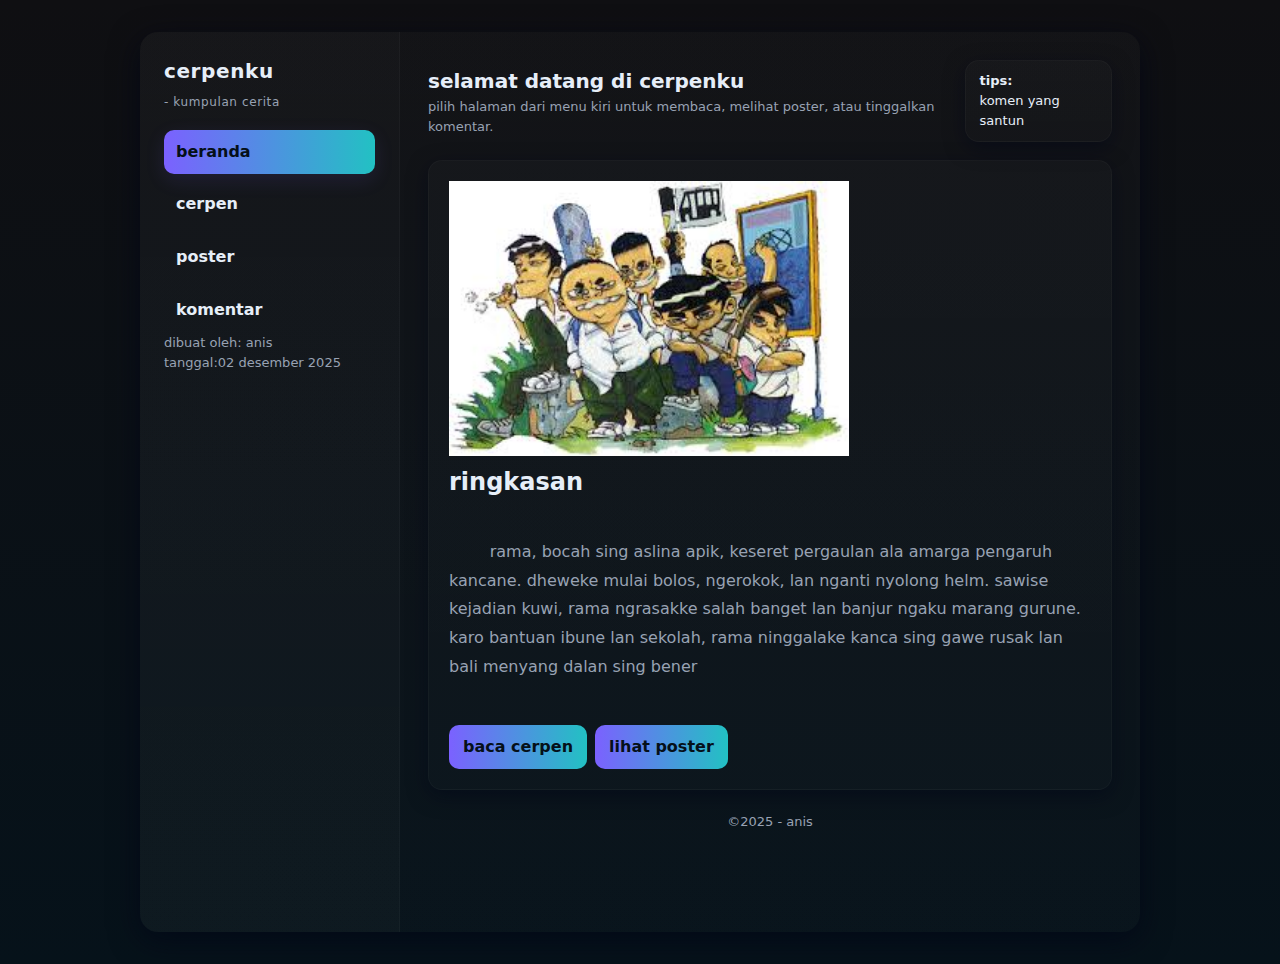
<file: index.html>
<!doctype html>
<html lang="id">
<head>
  <meta charset="utf-8" />
  <meta name="viewport" content="width=device-width,initial-scale=1" />
  <title>cerpenku - beranda</title>
  <link rel="stylesheet" href="styles.css">
</head>
<body>
<div class="site">
  <aside class="sidebar">
    <div class="brand">
      cerpenku <span class="muted">- kumpulan cerita</span>
    </div>

    <nav class="nav">
      <a href="index.html" class="active">beranda</a>
      <a href="cerpen.html">cerpen</a>
      <a href="poster.html">poster</a>
      <a href="komentar.html">komentar</a>
    </nav>

    <div style="margin-top:auto;color:var(--muted);font-size:13px">
      dibuat oleh: anis<br>
      tanggal:02 desember 2025
    </div>
  </aside>

  <main class="main">
    <div class="header">
      <div>
        <h1>selamat datang di cerpenku</h1>
        <p>pilih halaman dari menu kiri untuk membaca, melihat poster, atau tinggalkan komentar.</p>
      </div>
      <div class="card" style="padding:10px 14px;font-size:13px">
        <strong>tips:</strong><br>
        komen yang santun
      </div>
    </div>

    <section class="card">
      <div>
        <img src="cover.jpg" width="400px">
      </div>
      <h2 style="margin-bottom:8px">ringkasan</h2>
      <p class="cerpen-body" style="color:var(--muted)">
        rama, bocah sing aslina apik, keseret pergaulan ala amarga pengaruh kancane. dheweke mulai bolos, ngerokok, lan nganti nyolong helm. sawise kejadian kuwi, rama ngrasakke salah banget lan banjur ngaku marang gurune. karo bantuan ibune lan sekolah, rama ninggalake kanca sing gawe rusak lan bali menyang dalan sing bener
      </p>
      <div style="margin-top:14px;display:flex;gap:8px">
        <a class="btn" href="cerpen.html">baca cerpen</a>
        <a class="btn" href="poster.html">lihat poster</a>
      </div>
    </section>

    <div class="footer">©2025 - anis</div>
  </main>
</div>
</body>
</html>
</file>
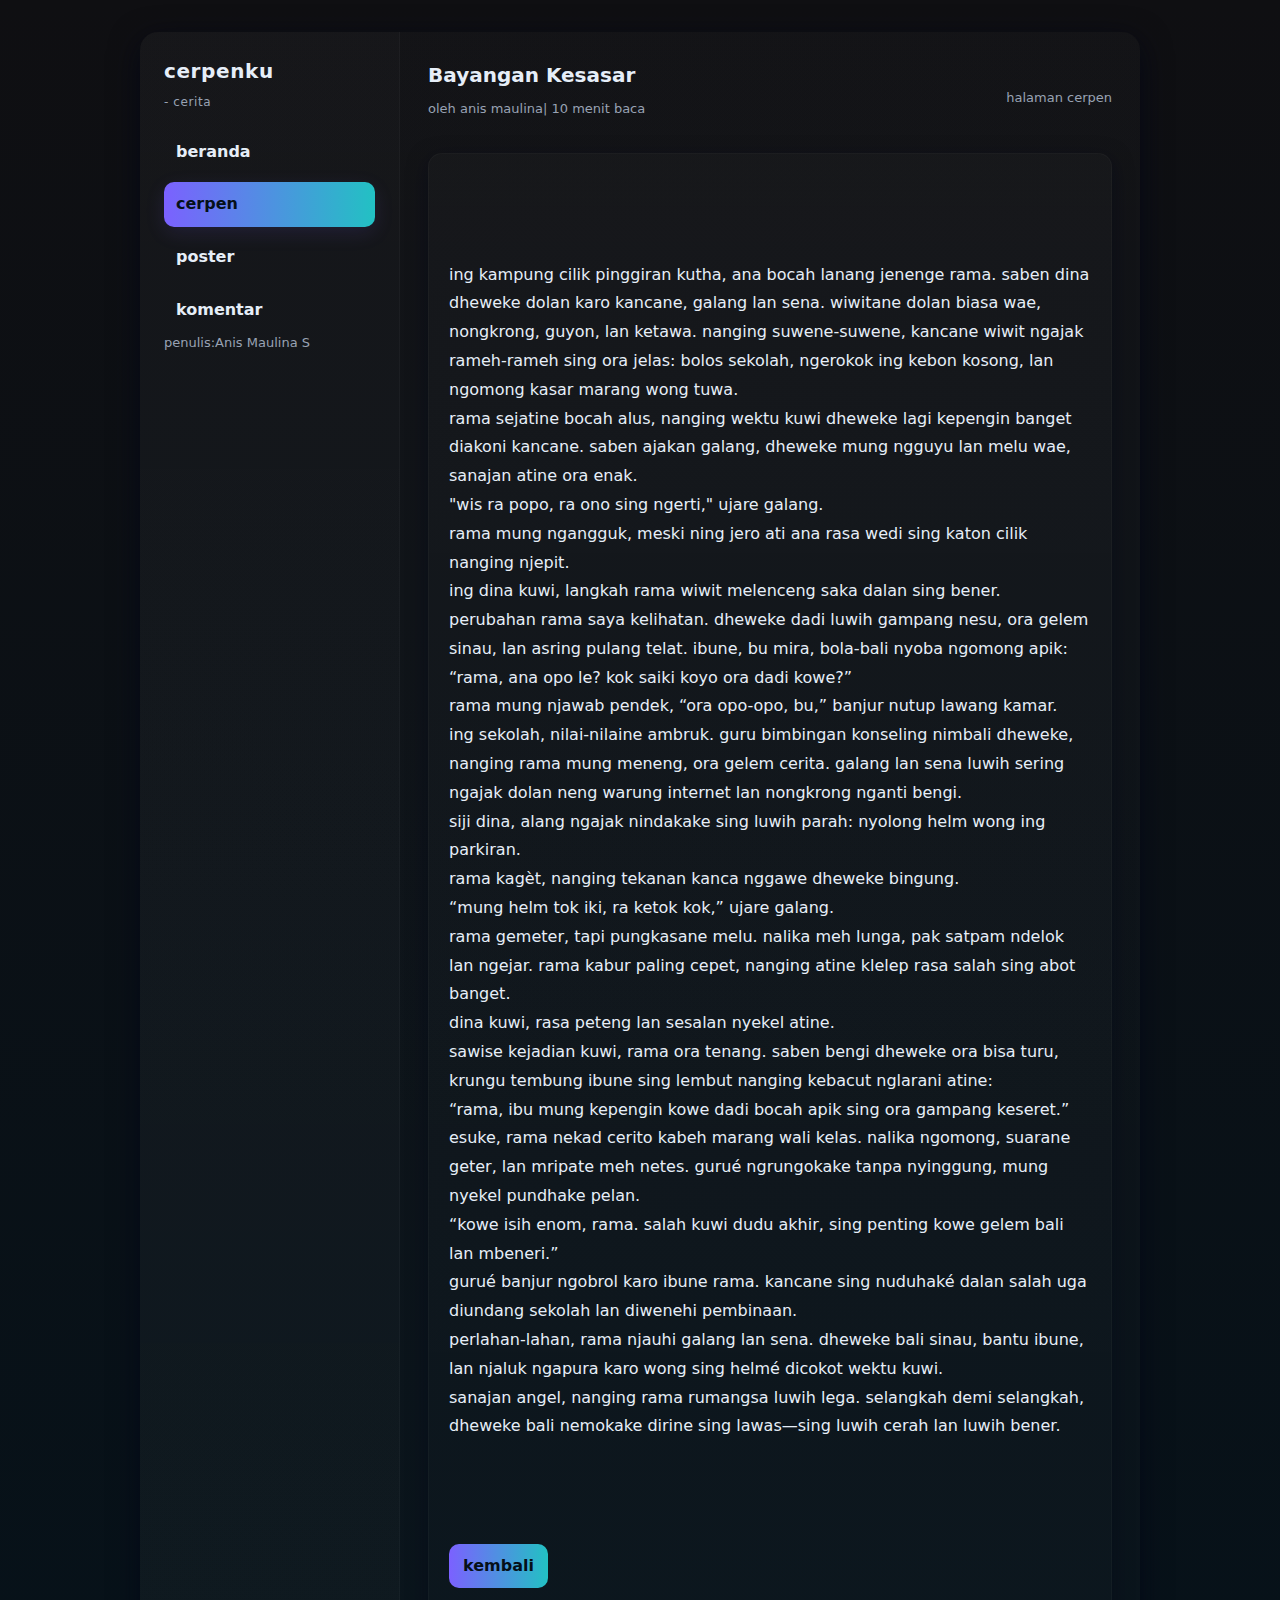
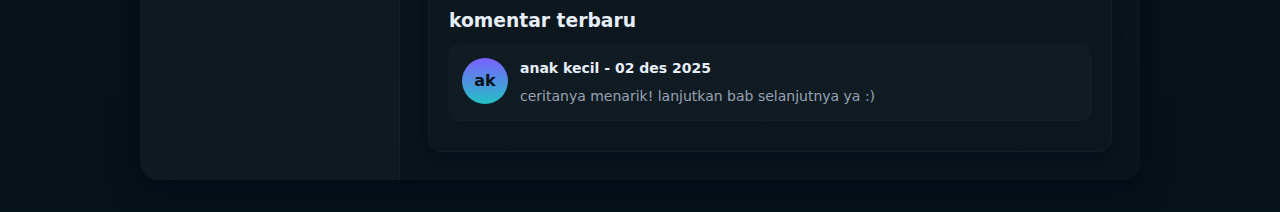
<file: cerpen.html>
<!doctype html>
<html lang="id">
<head>
  <meta charset="utf-8" />
  <meta name="viewport" content="width=device-width,initial-scale=1" />
  <title>cerpen</title>
  <link rel="stylesheet" href="styles.css">
</head>
<body>
<div class="site">
  <aside class="sidebar">
    <div class="brand">cerpenku <span class="muted">- cerita</span></div>
    <nav class="nav">
      <a href="index.html">beranda</a>
      <a href="cerpen.html" class="active">cerpen</a>
      <a href="poster.html">poster</a>
      <a href="komentar.html">komentar</a>
    </nav>
    <div style="margin-top:auto;color:var(--muted);font-size:13px">
      penulis:Anis Maulina S
    </div>
  </aside>

  <main class="main">
    <div class="header">
      <div>
        <h1 class="cerpen-title">Bayangan Kesasar</h1>
        <div class="cerpen-meta">oleh anis maulina| 10 menit baca</div>
      </div>
      <div style="color:var(--muted);font-size:13px">halaman cerpen</div>
    </div>

    <article class="card">
      <div class="cerpen-body">
        <P>
ing kampung cilik pinggiran kutha, ana bocah lanang jenenge rama. saben dina dheweke dolan karo kancane, galang lan sena. wiwitane dolan biasa wae, nongkrong, guyon, lan ketawa. nanging suwene-suwene, kancane wiwit ngajak rameh-rameh sing ora jelas: bolos sekolah, ngerokok ing kebon kosong, lan ngomong kasar marang wong tuwa.
rama sejatine bocah alus, nanging wektu kuwi dheweke lagi kepengin banget diakoni kancane. saben ajakan galang, dheweke mung ngguyu lan melu wae, sanajan atine ora enak.
"wis ra popo, ra ono sing ngerti," ujare galang.
rama mung ngangguk, meski ning jero ati ana rasa wedi sing katon cilik nanging njepit.
ing dina kuwi, langkah rama wiwit melenceng saka dalan sing bener.
perubahan rama saya kelihatan. dheweke dadi luwih gampang nesu, ora gelem sinau, lan asring pulang telat. ibune, bu mira, bola-bali nyoba ngomong apik:
“rama, ana opo le? kok saiki koyo ora dadi kowe?”
rama mung njawab pendek, “ora opo-opo, bu,” banjur nutup lawang kamar.
ing sekolah, nilai-nilaine ambruk. guru bimbingan konseling nimbali dheweke, nanging rama mung meneng, ora gelem cerita. galang lan sena luwih sering ngajak dolan neng warung internet lan nongkrong nganti bengi.
siji dina, alang ngajak nindakake sing luwih parah: nyolong helm wong ing parkiran.
rama kagèt, nanging tekanan kanca nggawe dheweke bingung.
“mung helm tok iki, ra ketok kok,” ujare galang.
rama gemeter, tapi pungkasane melu. nalika meh lunga, pak satpam ndelok lan ngejar. rama kabur paling cepet, nanging atine klelep rasa salah sing abot banget.
dina kuwi, rasa peteng lan sesalan nyekel atine.
sawise kejadian kuwi, rama ora tenang. saben bengi dheweke ora bisa turu, krungu tembung ibune sing lembut nanging kebacut nglarani atine:
“rama, ibu mung kepengin kowe dadi bocah apik sing ora gampang keseret.”
esuke, rama nekad cerito kabeh marang wali kelas. nalika ngomong, suarane geter, lan mripate meh netes. gurué ngrungokake tanpa nyinggung, mung nyekel pundhake pelan.
“kowe isih enom, rama. salah kuwi dudu akhir, sing penting kowe gelem bali lan mbeneri.”
gurué banjur ngobrol karo ibune rama. kancane sing nuduhaké dalan salah uga diundang sekolah lan diwenehi pembinaan.
perlahan-lahan, rama njauhi galang lan sena. dheweke bali sinau, bantu ibune, lan njaluk ngapura karo wong sing helmé dicokot wektu kuwi.
sanajan angel, nanging rama rumangsa luwih lega. selangkah demi selangkah, dheweke bali nemokake dirine sing lawas—sing luwih cerah lan luwih bener.
        </P>
      </div>

      <div style="margin-top:16px;display:flex;gap:8px">
        <a class="btn" href="index.html">kembali</a>
      </div>

      <div class="comments" style="margin-top:18px">
        <h3 style="margin-bottom:10px">komentar terbaru</h3>

        <div class="comment">
          <div class="avatar">ak</div>
          <div>
            <div class="meta">anak kecil - 02 des 2025</div>
            <div class="text">ceritanya menarik! lanjutkan bab selanjutnya ya :)</div>
          </div>
        </div>

      </div>
    </article>
  </main>
</div>
</body>
</html>
</file>
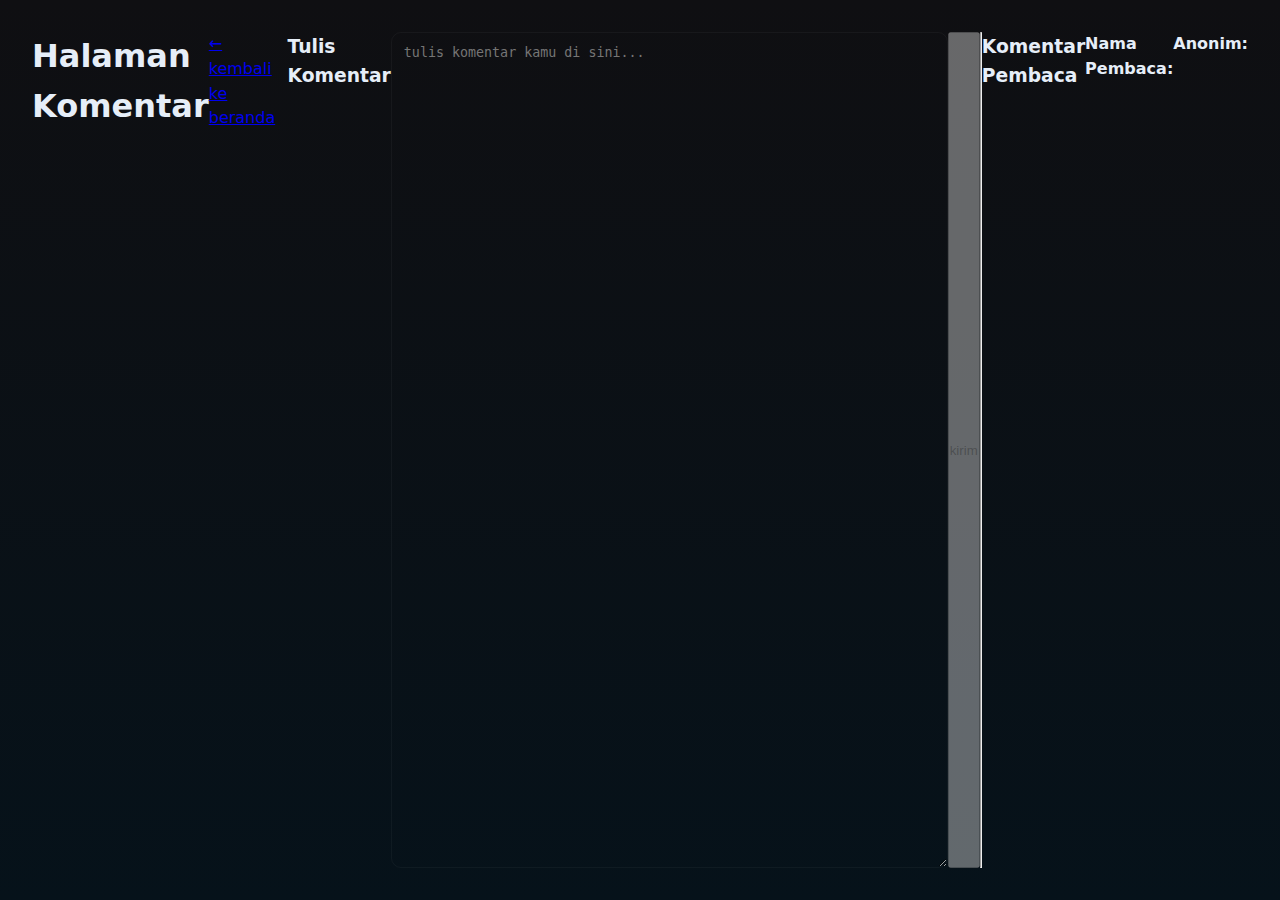
<file: komentar.html>
<!doctype html>
<html lang="id">
<head>
  <meta charset="utf-8">
  <meta name="viewport" content="width=device-width, initial-scale=1">
  <title>Halaman Komentar</title>
<link rel="stylesheet" href="styles.css">
</head>
<body>
  <h1>Halaman Komentar</h1>
  <p>
    <a href="index.html">← kembali ke beranda</a>
  </p>
  <h3>Tulis Komentar</h3>
  <textarea rows="6" cols="50" placeholder="tulis komentar kamu di sini..."></textarea>
  <p></p>
    <button disabled>kirim</button>
  </p>
  <hr>
  <h3>Komentar Pembaca</h3>
  <p><b>Nama Pembaca:</b></p>
  <p><b>Anonim:</b></p>

</body>
</html>
</file>
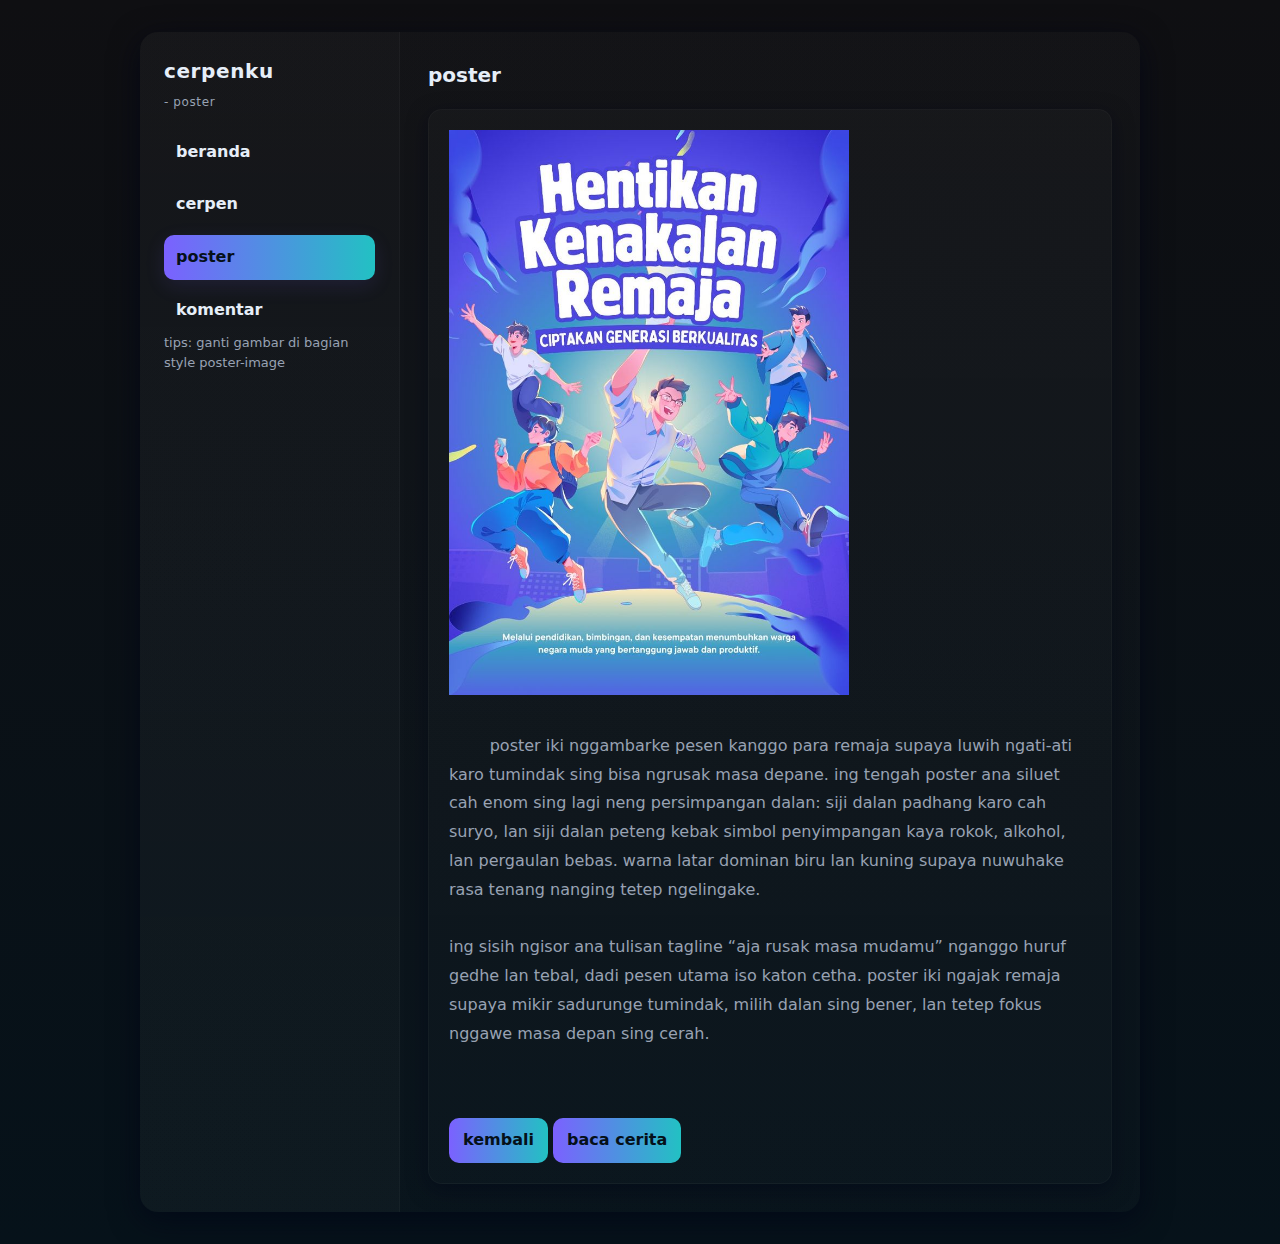
<file: poster.html>
<!doctype html>
<html lang="id">
<head>
  <meta charset="utf-8" />
  <meta name="viewport" content="width=device-width,initial-scale=1" />
  <title>poster</title>
  <link rel="stylesheet" href="styles.css">
</head>
<body>
<div class="site">
  <aside class="sidebar">
    <div class="brand">cerpenku <span class="muted">- poster</span></div>
    <nav class="nav">
      <a href="index.html">beranda</a>
      <a href="cerpen.html">cerpen</a>
      <a href="poster.html" class="active">poster</a>
      <a href="komentar.html">komentar</a>
    </nav>
    <div style="margin-top:auto;color:var(--muted);font-size:13px">
      tips: ganti gambar di bagian style poster-image
    </div>
  </aside>

  <main class="main">
    <div class="header">
      <div>
        <h1>poster</h1>
        <p class="muted"></p>
      </div>
    </div>

    <section class="card">
      <div>
        <img src="gambar.jpg" width="400px">
      </div>
      <p class="cerpen-body" style="color:var(--muted)">
        poster iki nggambarke pesen kanggo para remaja supaya luwih ngati-ati karo tumindak sing bisa ngrusak masa depane. ing tengah poster ana siluet cah enom sing lagi neng persimpangan dalan: siji dalan padhang karo cah suryo, lan siji dalan peteng kebak simbol penyimpangan kaya rokok, alkohol, lan pergaulan bebas. warna latar dominan biru lan kuning supaya nuwuhake rasa tenang nanging tetep ngelingake.

ing sisih ngisor ana tulisan tagline “aja rusak masa mudamu” nganggo huruf gedhe lan tebal, dadi pesen utama iso katon cetha. poster iki ngajak remaja supaya mikir sadurunge tumindak, milih dalan sing bener, lan tetep fokus nggawe masa depan sing cerah.
        
      </p>

      <div style="margin-top:12px">
        <a class="btn" href="index.html">kembali</a>
        <a class="btn" href="cerpen.html">baca cerita</a>
      </div>
    </section>
  </main>
</div>
</body>
</html>
</file>
<file: styles.css>
:root{
  --bg:#0f0f12;
  --card:#0f1720;
  --muted:#98a2b3;
  --accent:#7b61ff;
  --accent-2:#22c1c3;
  --text:#e6eef8;
  --glass: rgba(255,255,255,0.03);
  --radius:14px;
  --maxwidth:1000px;
}

*{box-sizing:border-box;margin:0;padding:0}
html,body{min-height:100vh}
body{
  font-family: "Inter", system-ui, -apple-system, "Segoe UI", Roboto, "Helvetica Neue", Arial;
  background: linear-gradient(180deg,var(--bg) 0%, #06121a 100%);
  color:var(--text);
  -webkit-font-smoothing:antialiased;
  -moz-osx-font-smoothing:grayscale;
  line-height:1.55;
  padding:32px;
  display:flex;
  justify-content:center;
}

.site{
  width:100%;
  max-width:var(--maxwidth);
  background:linear-gradient(180deg, rgba(255,255,255,0.02), rgba(255,255,255,0.01));
  border-radius:18px;
  box-shadow: 0 8px 30px rgba(2,6,23,0.7);
  overflow:hidden;
  display:grid;
  grid-template-columns:260px 1fr;
  min-height:100vh;
}

.sidebar{
  background:linear-gradient(180deg, rgba(255,255,255,0.01), rgba(255,255,255,0.02));
  padding:24px;
  border-right:1px solid rgba(255,255,255,0.03);
}
.brand{
  font-weight:700;
  letter-spacing:0.6px;
  font-size:20px;
  margin-bottom:18px;
}
.brand .muted{display:block;font-weight:400;font-size:12px;color:var(--muted);margin-top:6px}
.nav{
  margin-top:18px;
  display:flex;
  flex-direction:column;
  gap:8px;
}
.nav a{
  text-decoration:none;
  color:var(--text);
  padding:10px 12px;
  border-radius:10px;
  display:block;
  font-weight:600;
  transition:all .18s ease;
}
.nav a:hover{transform:translateX(6px); background:var(--glass)}
.nav a.active{background:linear-gradient(90deg,var(--accent),var(--accent-2)); color:#051019; box-shadow:0 6px 20px rgba(123,97,255,0.12)}

.main{
  padding:28px;
}
.header{
  display:flex;
  justify-content:space-between;
  align-items:center;
  gap:12px;
  margin-bottom:18px;
}
.header h1{font-size:20px}
.header p{color:var(--muted);font-size:13px}

.card{
  background:linear-gradient(180deg, rgba(255,255,255,0.02), rgba(255,255,255,0.01));
  border-radius:var(--radius);
  padding:20px;
  box-shadow: 0 6px 20px rgba(2,6,23,0.5);
  border:1px solid rgba(255,255,255,0.03);
}

.poster{
  width:100%;
  height:280px;
  border-radius:12px;
  background-size:cover;
  background-position:center;
  margin-bottom:14px;
  position:relative;
  overflow:hidden;
}
.poster .overlay{
  position:absolute;left:0;right:0;bottom:0;padding:12px;background:linear-gradient(0deg, rgba(2,6,23,0.7), rgba(2,6,23,0.0));
  color:var(--text);
}

.cerpen-title{font-size:22px;margin-bottom:8px}
.cerpen-meta{color:var(--muted);font-size:13px;margin-bottom:16px}
.cerpen-body{white-space:pre-wrap;font-size:16px;color:var(--text);line-height:1.8}

.comments{
  margin-top:18px;
}
.comment{
  display:flex;
  gap:12px;
  align-items:flex-start;
  padding:12px;
  border-radius:10px;
  background:rgba(255,255,255,0.02);
  border:1px solid rgba(255,255,255,0.02);
  margin-bottom:10px;
}
.avatar{
  width:46px;height:46px;border-radius:50%;flex:0 0 46px;background:linear-gradient(180deg,var(--accent),var(--accent-2));
  display:flex;align-items:center;justify-content:center;font-weight:700;color:#051019;
}
.comment .meta{font-weight:700;font-size:14px}
.comment .text{color:var(--muted);font-size:14px;margin-top:6px}

.comment-form{
  margin-top:16px;
  display:grid;
  gap:8px;
}
.input, textarea{
  width:100%;
  padding:12px;
  border-radius:10px;
  background:transparent;
  border:1px solid rgba(255,255,255,0.04);
  color:var(--text);
  resize:vertical;
}
.btn{
  display:inline-block;
  padding:10px 14px;
  border-radius:10px;
  background:linear-gradient(90deg,var(--accent),var(--accent-2));
  color:#051019;
  font-weight:700;
  text-decoration:none;
  border:0;
  cursor:pointer;
}

.footer{color:var(--muted);font-size:13px;margin-top:22px;text-align:center}

@media (max-width:900px){
  .site{grid-template-columns:1fr; padding:12px}
  .sidebar{display:flex;flex-direction:row;gap:10px;overflow:auto;padding:12px}
  .nav{flex-direction:row}
  .nav a{white-space:nowrap}
  .main{padding:16px}
}
</file>
